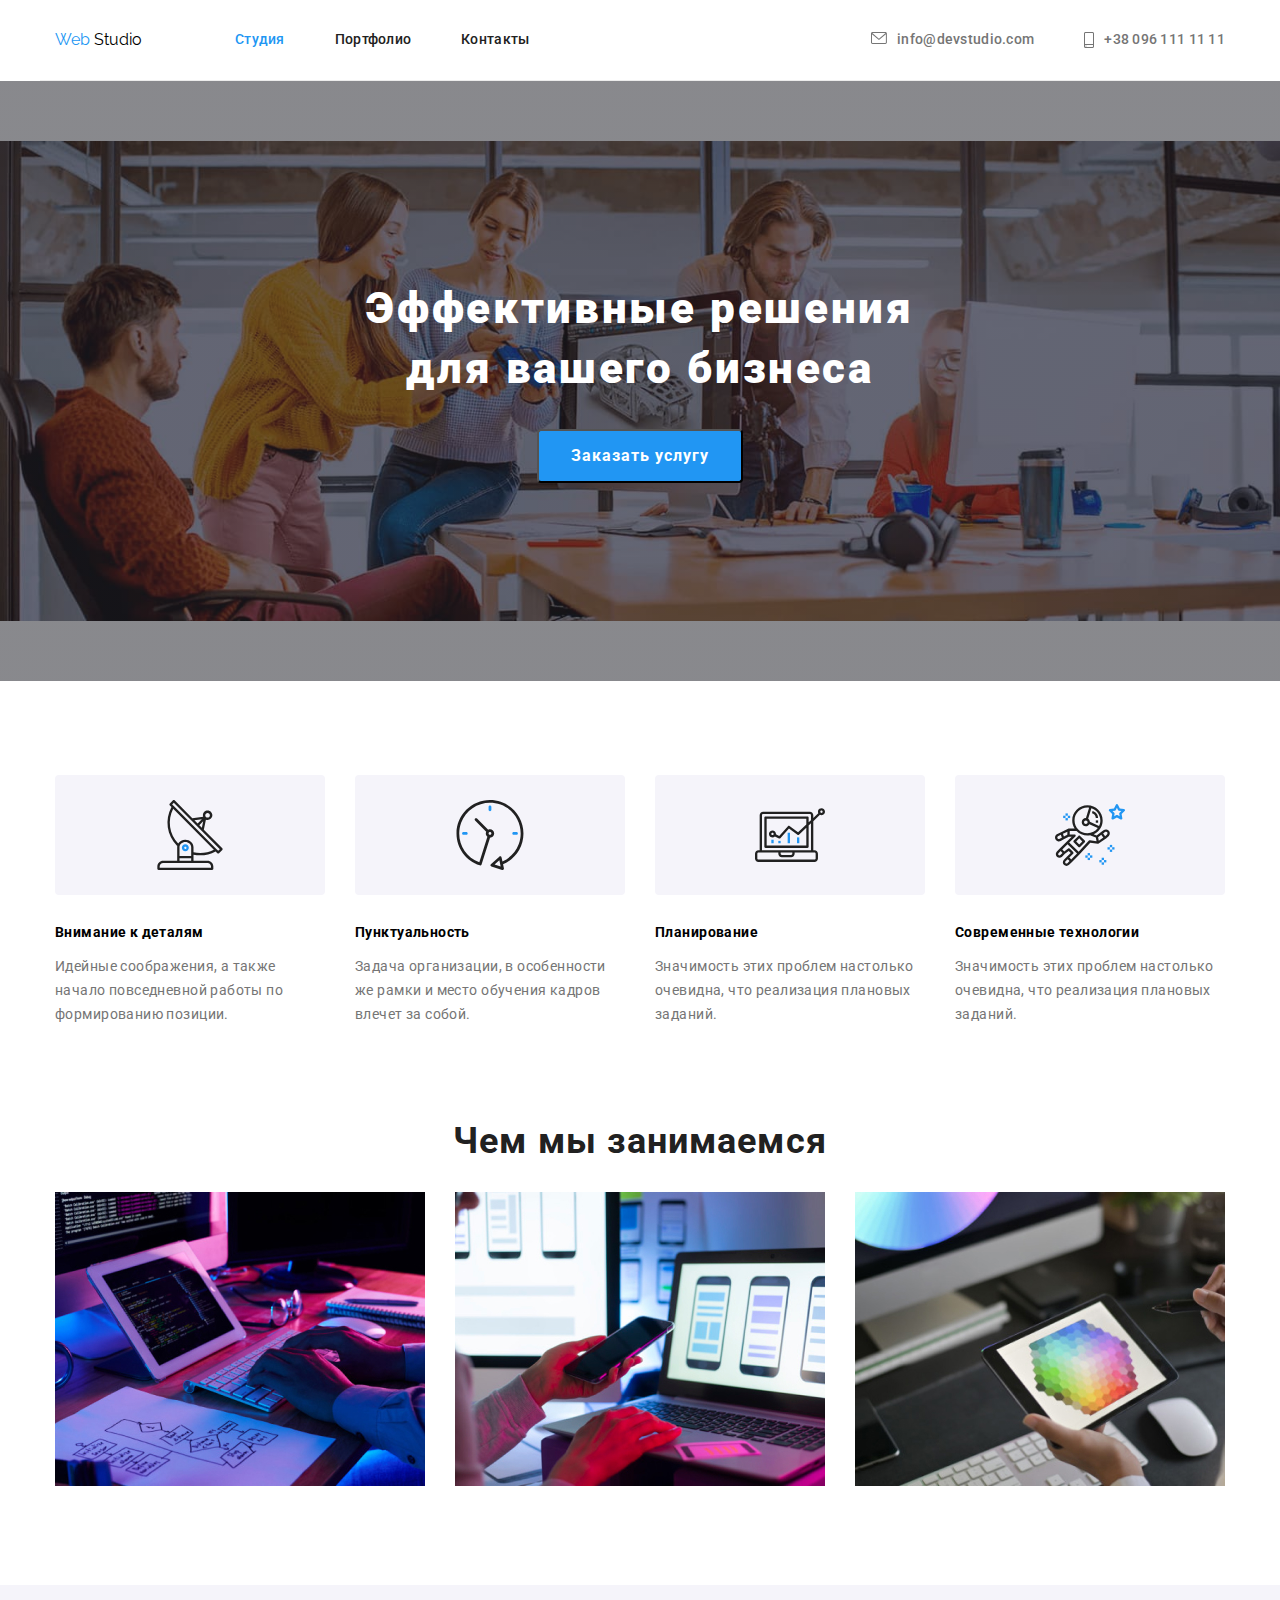
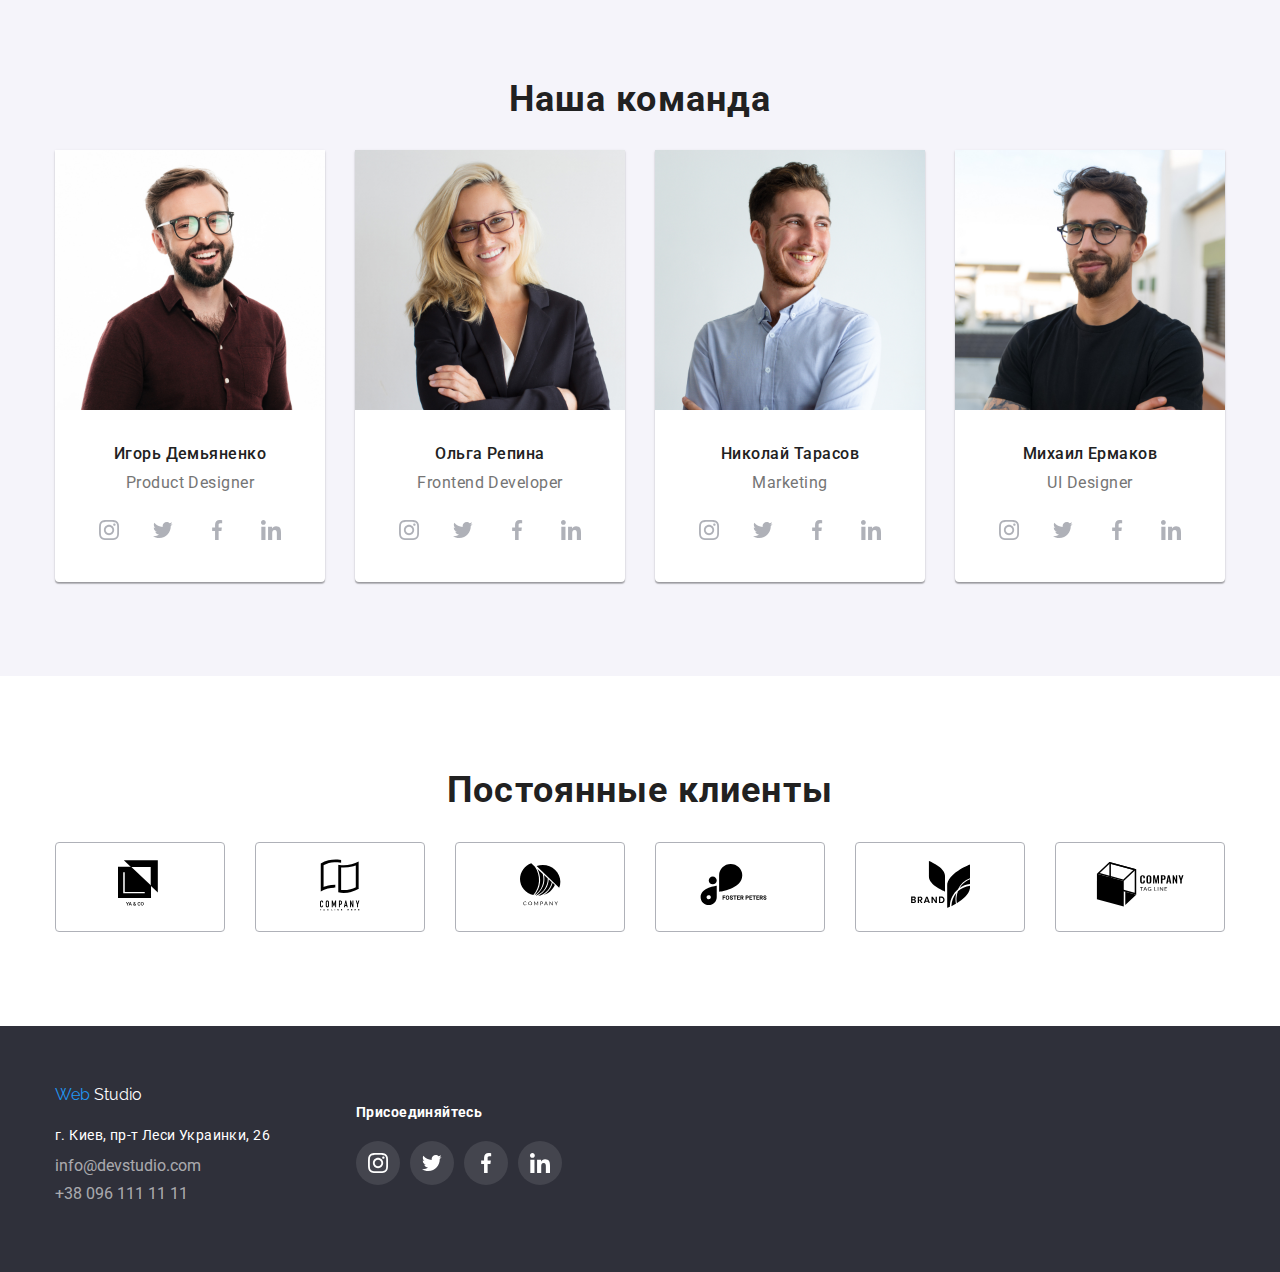
<file: index.html>
<!DOCTYPE html>
<html lang="ru">
    <head>
        <title>WebStudio</title>
        <link href="https://fonts.googleapis.com/css2?family=Raleway:wght@700&family=Roboto:wght@400;500;700;900&display=swap" rel="stylesheet">
        <link
        rel="stylesheet"
        href="https://cdnjs.cloudflare.com/ajax/libs/modern-normalize/1.0.0/modern-normalize.min.css"/>
        <link rel="stylesheet" href="./css/styles.css"/>
    </head>
    <body>
        <header>
            <nav class="container main-nav">
              <a href="./index.html"class="logo">
                <span class="logo-primary">Web</span>
                <span class="logo-black">Studio</span></a>
                <ul class="menu list" >
                 <li class="item"><a href=""class="current">Студия</a></li>
                 <li class="item"><a href="./portfolio.html">Портфолио</a></li>
                 <li class="item"><a href="">Контакты</a></li>                
               </ul>
               <ul class="info-contacts list">
                    <li class="item"><a href="mailto:info@devstudio.com"class="icon"><svg class="envelope link-icon"><use href="./images/icons/symbol-defs.svg#envelope"></use></svg>info@devstudio.com</a></li>
                    <li class="item"><a href="tel:+380961111111"class="icon-phone"><svg class="smartphone link-icon"><use href="./images/icons/symbol-defs.svg#smartphone"></use></svg>+38 096 111 11 11</a></li>
                </ul>
            </nav> 
        </header>
     <main>
            <section class="section-general">
             <div class="hero">
               <h1 class="title-white">Эффективные решения для вашего бизнеса</h1>
                <button type="button"class="button">Заказать услугу</button>
            </div>                   
            </section>         
            <section class="section">
                <div class="container">
                    <h2 class="title visually-hidden">Наши преимущества</h2>
                    <ul class="advantages list">
                        <li class="item icon-antenna">
                            <h3 class="title-advantages">Внимание к деталям</h3>
                            <p class="text-grey">Идейные соображения, а также начало повседневной работы по формированию позиции.</p>
                        </li>
                        <li class="item icon-clock">
                            <h3 class="title-advantages">Пунктуальность</h3>
                            <p class="text-grey">Задача организации, в особенности же рамки и место обучения кадров влечет за собой.</p>
                        </li>
                        <li class="item icon-diagram">
                            <h3 class="title-advantages">Планирование</h3>
                            <p class="text-grey">Значимость этих проблем настолько очевидна, что реализация плановых заданий.</p>
                        </li>
                        <li class="item icon-astronaut">
                            <h3 class="title-advantages">Современные технологии</h3>
                            <p class="text-grey">Значимость этих проблем настолько очевидна, что реализация плановых заданий.</p>
                        </li>
                    </ul>
                </div>
         </section>
         <section class="section-work">
                <div class="container">
                    <h2 class="title">Чем мы занимаемся</h2>
                    <ul class="example list">
                        <li class="item"><img src="./images/example1.jpg"alt="Пример"width="370"></li>
                        <li class="item"><img src="./images/example2.jpg"alt="Пример"width="370"></li>
                        <li class="item"><img src="./images/example3.jpg"alt="Пример"width="370"></li>               
                    </ul>
                </div>    
         </section>
          <section class="section section-team">
              <div class="container">
             <h2 class="title">Наша команда</h2>
              <ul class="team list">
                  <li class="text-team">
                      <img src="./images/team1.jpg"alt="Пример"width="270">
                     <h3 class="title-team">Игорь Демьяненко</h3>
                     <p class="profession">Product Designer</p>
                        <ul class="social list">
                            <li class="social-icons"><a class="social-icons-link" href="https://instagram.com/"target="_blank" rel="noopener noreferer"area-label="Instagram">
                                <svg class="social-icons-svg"><use href="./images/icons/symbol-defs.svg#instagram"></use></svg>
                                </a>
                            </li>
                            <li class="social-icons"><a class="social-icons-link" href="https://twitter.com/"target="_blank" rel="noopener noreferer" area-label="Twitter">
                                <svg class="social-icons-svg">
                                    <use href="./images/icons/symbol-defs.svg#twitter"></use>
                                </svg></a>
                            </li>
                            <li class="social-icons"><a class="social-icons-link" href="https://facebook.com/"target="_blank" rel="noopener noreferer" area-label="Facebook">
                                <svg class="social-icons-svg">
                                    <use href="./images/icons/symbol-defs.svg#facebook"></use>
                                </svg>
                            </a>
                            </li>
                            <li class="social-icons"><a class="social-icons-link" href="https://linkedin.com/" target="_blank"rel="noopener noreferer" area-label="Linkedin">
                                <svg class="social-icons-svg">
                                    <use href="./images/icons/symbol-defs.svg#linkedin"></use>
                                </svg></a>
                            </li>
                        </ul>
                 </li>
                 <li class="text-team">
                     <img src="./images/team2.jpg"alt="Пример"width="270">
                     <h3 class="title-team">Ольга Репина</h3>
                     <p class="profession">Frontend Developer</p>
                        <ul class="social list">
                            <li class="social-icons"><a class="social-icons-link" href="https://instagram.com/"target="_blank"rel="noopener noreferer"area-label="Instagram">
                                <svg class="social-icons-svg">
                                    <use href="./images/icons/symbol-defs.svg#instagram"></use>
                                </svg>
                            </a></li>
                            <li class="social-icons"><a class="social-icons-link" href="https://twitter.com/"target="_blank"rel="noopener noreferer"area-label="Twitter">
                                <svg class="social-icons-svg">
                                    <use href="./images/icons/symbol-defs.svg#twitter"></use>
                                </svg>
                            </a></li>
                            <li class="social-icons"><a class="social-icons-link" href="https://facebook.com/"target="_blank"rel="noopener noreferer"area-label="Facebook">
                                <svg class="social-icons-svg">
                                    <use href="./images/icons/symbol-defs.svg#facebook"></use>
                                </svg>
                            </a></li>
                            <li class="social-icons"><a class="social-icons-link" href="https://linkedin.com/"target="_blank"rel="noopener noreferer"area-label="Linkedin">
                                <svg class="social-icons-svg">
                                    <use href="./images/icons/symbol-defs.svg#linkedin"></use>
                                </svg>
                            </a></li>
                        </ul>
                 </li>
                 <li class="text-team">
                     <img src="./images/team3.jpg"alt="Пример"width="270">
                     <h3 class="title-team">Николай Тарасов</h3>
                     <p class="profession">Marketing</p>
                       <ul class="social list">
                            <li class="social-icons"><a class="social-icons-link" href="https://instagram.com/"target="_blank"rel="noopener noreferer"area-label="Instagram">
                                <svg class="social-icons-svg">
                                    <use href="./images/icons/symbol-defs.svg#instagram"></use>
                                </svg></a>
                            </li>
                            <li class="social-icons"><a class="social-icons-link" href="https://twitter.com/"target="_blank"rel="noopener noreferer"area-label="Twitter">
                                <svg class="social-icons-svg">
                                    <use href="./images/icons/symbol-defs.svg#twitter"></use>
                                </svg></a>
                            </li>
                            <li class="social-icons"><a class="social-icons-link" href="https://facebook.com/"target="_blank"rel="noopener noreferer"area-label="Facebook">
                                <svg class="social-icons-svg">
                                    <use href="./images/icons/symbol-defs.svg#facebook"></use>
                                </svg>
                            </a></li>
                            <li class="social-icons"><a class="social-icons-link" href="https://linkedin.com/"target="_blank"rel="noopener noreferer"area-label="Linkedin">
                                <svg class="social-icons-svg">
                                    <use href="./images/icons/symbol-defs.svg#linkedin"></use>
                                </svg>
                            </a></li>
                      </ul>
                 </li>
                  <li class="text-team">
                     <img src="./images/team4.jpg"alt="Пример"width="270">
                     <h3 class="title-team">Михаил Ермаков</h3>
                     <p class="profession">UI Designer</p>
                      <ul class="social list">
                            <li class="social-icons"><a class="social-icons-link" href="https://instagram.com/"target="_blank"rel="noopener noreferer"area-label="Instagram">
                                <svg class="social-icons-svg">
                                    <use href="./images/icons/symbol-defs.svg#instagram"></use>
                                </svg></a>
                            </li>
                            <li class="social-icons"><a class="social-icons-link" href="https://twitter.com/"target="_blank"rel="noopener noreferer"area-label="Twitter">
                                <svg class="social-icons-svg">
                                    <use href="./images/icons/symbol-defs.svg#twitter"></use>
                                </svg>
                            </a></li>
                            <li class="social-icons"><a class="social-icons-link" href="https://facebook.com/"target="_blank"rel="noopener noreferer"area-label="Facebook">
                                <svg class="social-icons-svg">
                                    <use href="./images/icons/symbol-defs.svg#facebook"></use></svg>
                            </a></li>
                            <li class="social-icons"><a class="social-icons-link" href="https://linkedin.com/"target="_blank"rel="noopener noreferer"area-label="Linkedin">
                                <svg  class="social-icons-svg">
                                    <use href="./images/icons/symbol-defs.svg#linkedin"></use>
                                </svg>
                            </a></li>
                      </ul>
                 </li>
              </ul>
            </div>       
          </section>
          <section class="section">
            <div class="container">
                <h2 class="title">Постоянные клиенты</h2>
                <ul class="client list">
                    <li class="item"><a class="client-link" href="">
                        <svg class="client-logo1 link-svg"><use href="./images/icons/symbol-defs.svg#logo1"></use></svg></a></li>
                    <li class="item"><a class="client-link" href="">
                        <svg class="client-logo2 link-svg"><use href="./images/icons/symbol-defs.svg#logo2"></use></svg></a></li>
                    <li class="item"><a class="client-link" href="">
                        <svg class="client-logo3 link-svg" ><use href="./images/icons/symbol-defs.svg#logo3"></use></svg></a></li>
                    <li class="item"><a class="client-link" href="">
                        <svg class="client-logo4 link-svg"><use href="./images/icons/symbol-defs.svg#logo4"></use></svg>
                    </a></li>
                    <li class="item"><a class="client-link" href="">
                        <svg class="client-logo5 link-svg"><use href="./images/icons/symbol-defs.svg#logo5"></use></svg></a></li>
                    <li class="item"><a class="client-link" href="">
                        <svg class="client-logo6 link-svg" ><use href="./images/icons/symbol-defs.svg#logo6"></use></svg></a></li>              
                </ul>
            </div>    
     </section>
     </main>
     <footer class="footer-black">
         <div class="container">
             <a href="./index.html"class="logo">
                <span class="logo-primary">Web</span>
                <span class="logo-white">Studio</span>
             </a>
                <div class="footer-connect">
                    <address class="address-contacts">
                        <p class="address">г. Киев, пр-т Леси Украинки, 26</p>
                        <ul class="contacts list">
                            <li><a href="mailto:info@devstudio.com">info@devstudio.com</a></li>
                            <li><a href="tel:+380961111111">+38 096 111 11 11</a></li>
                        </ul>
                    </address>
                        <div class="connect">
                            <span class="social-connect">Присоединяйтесь</span>
                            <ul class="social list">
                                <li class="footer-icons">
                                    <a class="footer-icons-link" href=""target="_blank"rel="noopener noreferer"area-label="Instagram">
                                    <svg class="footer-icons-svg">
                                        <use href="./images/icons/symbol-defs.svg#instagram"></use>
                                    </svg></a>
                                </li>
                                <li class="footer-icons">
                                    <a class="footer-icons-link" href=""target="_blank"rel="noopener noreferer"area-label="Twitter">
                                    <svg class="footer-icons-svg">
                                        <use href="./images/icons/symbol-defs.svg#twitter"></use>
                                    </svg></a>
                                </li>
                                <li class="footer-icons">
                                    <a class="footer-icons-link" href=""target="_blank"rel="noopener noreferer"area-label="Facebook">
                                    <svg class="footer-icons-svg">
                                        <use href="./images/icons/symbol-defs.svg#facebook"></use>
                                    </svg></a>
                                </li>
                                <li class="footer-icons">
                                    <a class="footer-icons-link" href=""target="_blank"rel="noopener noreferer"area-label="Linkedin">
                                    <svg class="footer-icons-svg"><use href="./images/icons/symbol-defs.svg#linkedin"></use>
                                    </svg></a>
                                </li>
                            </ul>
                        </div>
                </div>
          </div>
     </footer>
 </body>
</html>
</file>
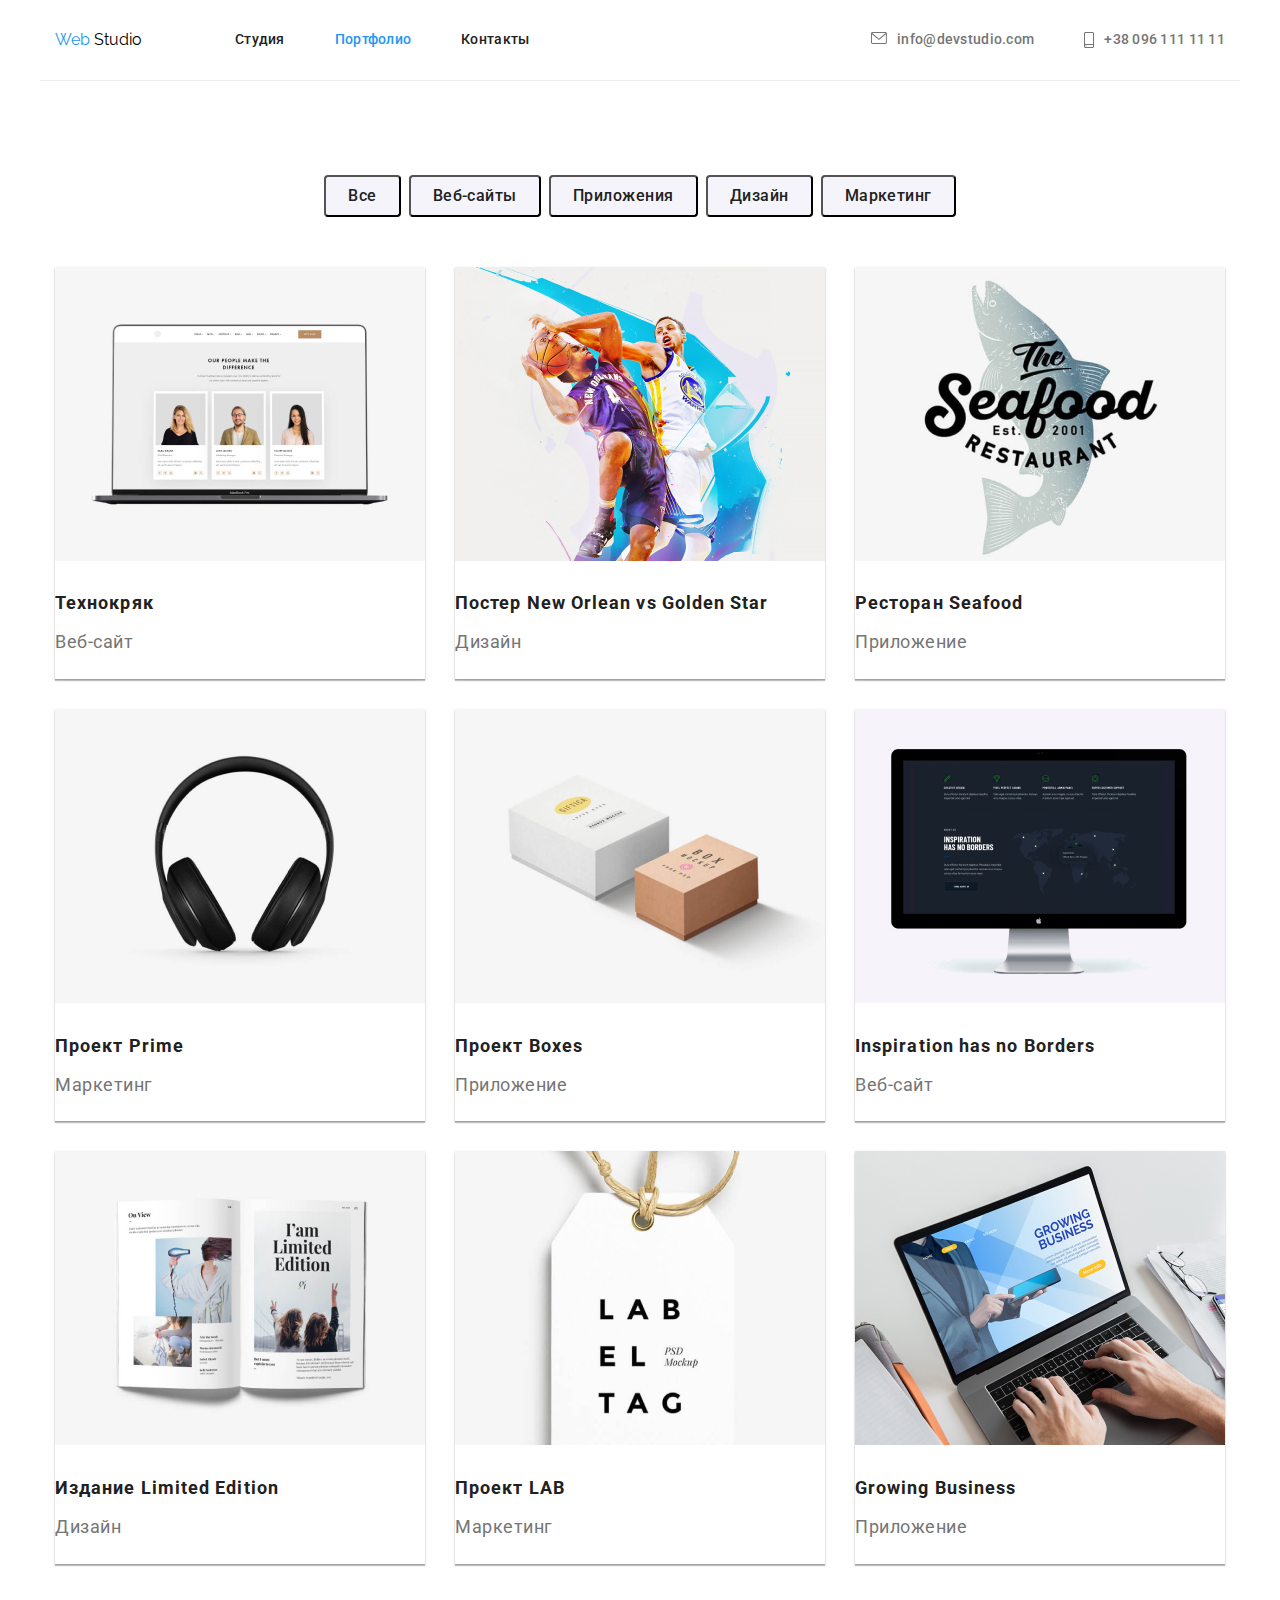
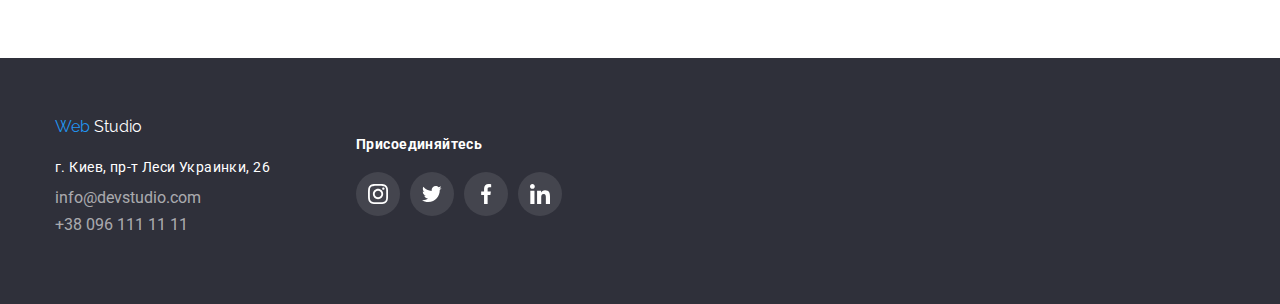
<file: portfolio.html>
<!DOCTYPE html>
<html lang="ru">
    <head>
        <title>WebStudio</title>
        <link href="https://fonts.googleapis.com/css2?family=Raleway:wght@700&family=Roboto:wght@400;500;700;900&display=swap" rel="stylesheet">
        <link
        rel="stylesheet"
        href="https://cdnjs.cloudflare.com/ajax/libs/modern-normalize/1.0.0/modern-normalize.min.css"/>
        <link rel="stylesheet" href="./css/styles.css"/>
    </head>
    <body>
        <header>
            <nav class="container main-nav">
              <a href="./index.html"class="logo">
                <span class="logo-primary">Web</span>
                <span class="logo-black">Studio</span>
              </a>
               <ul class="menu list">
                 <li class="item"><a href="./index.html">Студия</a></li>
                 <li class="item"><a href=""class="current">Портфолио</a></li>
                 <li class="item"><a href="">Контакты</a></li>                
               </ul>
               <ul class="info-contacts list">
                 <li class="item"><a href="mailto:info@devstudio.com"class="icon"><svg class="envelope link-icon"><use href="./images/icons/symbol-defs.svg#envelope"></use></svg>info@devstudio.com</a></li>
                 <li class="item"><a href="tel:+380961111111"class="icon-phone"><svg class="smartphone link-icon"><use href="./images/icons/symbol-defs.svg#smartphone"></use></svg>+38 096 111 11 11</a></li>
            </ul>
        </nav> 
        </header>
       <main>
              <div>
                  <section class="section">
                      <div class="container">
                          <h1 class="title-service visually-hidden">Сервис</h1>
                          <ul class="service list">
                                <li class="item"><button type="button"class="button-primary">Все</button></li>
                                <li class="item"><button type="button"class="button-primary">Веб-сайты</button></li>
                                <li class="item"><button type="button"class="button-primary">Приложения</button></li>
                                <li class="item"><button type="button"class="button-primary">Дизайн</button></li>
                                <li class="item"><button type="button"class="button-primary">Маркетинг</button></li>              
                            </ul>
                          <ul class=" service-examples list">
                            <li class="item">
                              <img src="./images/technokrak.jpg"alt="Технокряк"width="370">
                              <h2 class="title-primary">Технокряк</h2>
                              <p class="text-service">Веб-сайт</p>
                            </li>
                            <li class="item">
                              <img src="./images/poster.jpg"alt="Постер"width="370">
                              <h2 class="title-primary">Постер New Orlean vs Golden Star</h2>
                              <p class="text-service">Дизайн</p>
                            </li>
                            <li class="item">
                              <img src="./images/restourant.jpg"alt="Ресторан"width="370">
                              <h2 class="title-primary">Ресторан Seafood</h2>
                              <p class="text-service">Приложение</p>
                            </li>
                            <li class="item">
                              <img src="./images/project1.jpg"alt="Проект"width="370">
                              <h2 class="title-primary">Проект Prime</h2>
                              <p class="text-service">Маркетинг</p>
                            </li>
                            <li class="item">
                              <img src="./images/project2.jpg"alt="Проект"width="370">
                              <h2 class="title-primary">Проект Boxes</h2>
                              <p class="text-service">Приложение</p>
                            </li>
                            <li class="item">
                              <img src="./images/inspiration.jpg"alt="Вдохновение"width="370">
                              <h2 class="title-primary">Inspiration has no Borders</h2>
                              <p class="text-service">Веб-сайт</p>
                            </li>
                            <li class="item">
                              <img src="./images/isdanie.jpg"alt="Издание"width="370">
                              <h2 class="title-primary">Издание Limited Edition</h2>
                              <p class="text-service">Дизайн</p>
                            </li>
                            <li class="item">
                              <img src="./images/project3.jpg"alt="Проект"width="370">
                              <h2 class="title-primary">Проект LAB</h2>
                              <p class="text-service">Маркетинг</p>
                            </li>
                            <li class="item">
                              <img src="./images/growing.jpg"alt="Рост бизнеса"width="370">
                              <h2 class="title-primary">Growing Business</h2>
                              <p class="text-service">Приложение</p>
                            </li>
                          </ul>
                        </div>
                  </section>
              </div>
        </main>
        <footer class="footer-black">
            <div class="container">
                <a href="./index.html"class="logo">
                <span class="logo-primary">Web</span>
                <span class="logo-white">Studio</span></a>
                <div class="footer-connect">
                    <address class="address-contacts">
                        <p class="address">г. Киев, пр-т Леси Украинки, 26</p>
                        <ul class="contacts list">
                            <li><a href="mailto:info@devstudio.com">info@devstudio.com</a></li>
                            <li><a href="tel:+380961111111">+38 096 111 11 11</a></li>
                        </ul>
                    </address>
                    <div class="connect">
                      <span class="social-connect">Присоединяйтесь</span>
                      <ul class="social list">
                          <li class="footer-icons">
                              <a class="footer-icons-link" href=""target="_blank"rel="noopener noreferer"area-label="Instagram">
                              <svg class="footer-icons-svg">
                                  <use href="./images/icons/symbol-defs.svg#instagram"></use>
                              </svg></a>
                          </li>
                          <li class="footer-icons">
                              <a class="footer-icons-link" href=""target="_blank"rel="noopener noreferer"area-label="Twitter">
                              <svg class="footer-icons-svg">
                                  <use href="./images/icons/symbol-defs.svg#twitter"></use>
                              </svg></a>
                          </li>
                          <li class="footer-icons">
                              <a class="footer-icons-link" href=""target="_blank"rel="noopener noreferer"area-label="Facebook">
                              <svg class="footer-icons-svg">
                                  <use href="./images/icons/symbol-defs.svg#facebook"></use>
                              </svg></a>
                          </li>
                          <li class="footer-icons">
                              <a class="footer-icons-link" href=""target="_blank"rel="noopener noreferer"area-label="Linkedin">
                              <svg class="footer-icons-svg"><use href="./images/icons/symbol-defs.svg#linkedin"></use>
                              </svg></a>
                          </li>
                      </ul>
                  </div>  
                </div> 
             </div>
        </footer>
</body>
</html>
</file>
<file: css/styles.css>
html {
    box-sizing: border-box;
}
*,
*::before
*::after{
    box-sizing:inherit;
}
:root {
    --primary-text-color:#FFFFFF;
    --title-text-color:#212121;
    --secondary-text-color:#757575;
    --accent-color:#2196F3;
}
body {
    font-family:'Roboto', sans-serif;
    }
.list {
    margin: 0;
    padding: 0;
    list-style:none;
}
.main-nav {
    display: flex;
    align-items: center;
    border-bottom: 1px solid;
    border-color: #ECECEC;
    }
.logo {
    font-family:'Raleway', sans-serif;
    color: var(--accent-color);
    text-decoration:none;
    }
.logo-primary {
    color: var(--accent-color);
}
.logo-black {
    color: #000000;
    }
.logo-white {
    color: var(--primary-text-color);
    }
.menu {
    display:flex;
    margin-left: 93px;
   }
.menu .item:not(:last-child) {
    margin-right: 50px;
}
.menu a {
    display:block;
    padding-top:32px;
    padding-bottom: 32px;
    font-weight:500;
    font-size:14px;
    line-height:1.14;
    text-decoration:none;
    letter-spacing: 0.02em;
    color: var(--title-text-color);
}
.menu a:hover,
.menu a:focus {
    color: var(--accent-color);
}
.menu a.current {
    color: var(--accent-color);
}
.info-contacts {
    display: flex;
    margin-left: auto;
    }
.info-contacts .item:not(:last-child) {
    margin-right: 50px;
}
.info-contacts a {
    display:inline-flex;
    padding-top:32px;
    padding-bottom: 32px;
    font-weight:500;
    font-size:14px;
    line-height:1.14;
    text-decoration:none;
    letter-spacing: 0.02em;
    color: var(--secondary-text-color); 
}
.envelope {
    width: 16px;
    height: 12px;
    fill: #757575;
    margin-right: 10px;
}
.smartphone {
    width: 10px;
    height: 16px;
    fill: #757575;
    margin-right: 10px;
}
/*.icon::before {
    display:inline-flex;
    content: "";
    width:16px;
    height: 12px;
    margin-right: 10px;
    background-image: url("../images/envelope.png");
    color: var(--secondary-text-color);

}
.icon-phone::before {
    display:inline-flex;
    content: "";
    width:10px;
    height: 16px;
    margin-right: 10px;
    background-image: url("../images/phone.png");
    color: var(--secondary-text-color);
}*/
.section-general {
    max-width: 1600px;
    height: 600px;
    margin-left: auto;
    margin-right: auto;
    background-color: #c4c4c4;
    background-image:linear-gradient( to right, rgba(47,48,58,0.4), rgba(47,48,58,0.4)), url(../images/hero2.jpg);
    background-position: center;
    background-size: contain;
    background-repeat: no-repeat;
    text-align: center;
    
    display: flex;
    justify-content:center;
    align-items: center;
}
.hero {    
    max-width: 696px;
    padding-left: 50px;
    padding-right: 50px;
}
.title-white {
    display: block;
    margin-top: 0;
    margin-bottom: 30;
    font-weight: 900;
    font-size:44px;
    line-height: 1.36;
    text-align: center;
    letter-spacing: 0.06em;
    color: var(--primary-text-color);
}
.button {
    display: inline-block;
    padding: 10px 32px;
    border-radius: 4px;
    min-width: 200px;
    font-weight:700;
    font-size: 16px;
    line-height: 1.88;
    letter-spacing: 0.06em;
    color: var(--primary-text-color);
    background-color: var(--accent-color);
    }
.container {
    padding-left: 15px;
    padding-right: 15px;
    width: 1200px;
    margin-left: auto;
    margin-right: auto;
}
.visually-hidden {
    position: absolute !important;
    clip: rect(1px 1px 1px 1px);
    clip: rect(1px, 1px, 1px, 1px);
    padding: 0 !important;
    border: 0 !important;
    height: 1px !important;
    width: 1px !important;
    overflow: hidden;
  }
.advantages  {
    display: flex;
}
.advantages .item {
    min-width: 270px;
}
.advantages .item:not(:last-child) {
    margin-right: 30px;
}
.advantages .item::before {
    content:"";
    display: block;
    height: 120px;
}
.icon-antenna::before {
    background-image: url("../images/antenna.svg");
}
.icon-clock::before {
    background-image: url("../images/clock.svg");
}
.icon-diagram::before {
    background-image: url("../images/diagram.svg");
}
.icon-astronaut::before {
    background-image: url("../images/astronaut.svg");
}
.section-work {
    padding-top: 0;
    padding-bottom: 94px;
}
.example {
    display: flex;
}
.example .item:not(:last-child) {
    margin-right: 30px;
}
.contacts a {
    font-style:normal;
    text-decoration:none;
    color: rgba(255,255,255,0.6);
}
.contacts li {
    margin-bottom: 9px;
}
.info-contacts a:hover .link-icon,
.info-contacts a:focus .link-icon {
    fill: var(--accent-color);
}
.info-contacts a:hover {
    color: var(--accent-color);
}

.contacts a:hover {
    color: var(--accent-color);
}
.text-grey {
    margin-top: 10;
    margin-bottom: 0;
    font-size: 14px;
    line-height: 1.71;
    letter-spacing: 0.03em;
    color: var(--secondary-text-color);
}
.title-advantages {
    margin-top: 30px;
    margin-bottom: 0;
    font-weight:700;
    font-size: 14px;
    line-height: 1.14;
    letter-spacing: 0.03em;   
}
.footer-black {
    padding-top: 60px;
    padding-bottom: 60px;
    background-color:#2F303A;
}
.address {
    margin-top: 20px;
    margin-bottom: 9px;
    font-style:normal;
    font-size: 14px;
    line-height: 1.71;
    letter-spacing: 0.03em; 
    color: var(--primary-text-color);
}
.address-contacts {
    display: block;
    width: 231px;
}
.footer-connect {
    display: flex;
}
.connect {
    display: block;
    margin-left: 70px;
    margin-right: auto;
    min-width: 206px;
    height: 80px;
}
.social-connect {
    display: block;
    margin-bottom: 20px;
    font-style:normal;
    font-weight:700;
    font-size: 14px;
    line-height: 1.17;
    letter-spacing: 0.03em; 
    color: var(--primary-text-color);
}
.section-team {
    background-color:#F5F4FA;
}
.team {
    display:flex;
}
.team .text-team:not(:last-child) {
    margin-right: 30px;
}
.text-team {
    padding-bottom: 30px;
    background-color: var(--primary-text-color);
    border-radius: 0px 0px 4px 4px;
    box-shadow: 0px 1px 3px rgba(0,0,0,0.12), 0px 1px 1px rgba(0,0,0,0.14), 0px 2px 1px rgba(0,0,0,0.2);
}
.text-team:hover {
    box-shadow: 0px 1px 3px var(--accent-color), 0px 1px 1px var(--accent-color), 0px 2px 1px var(--accent-color);
}
.title {    
    margin-top: 0;
    margin-bottom: 50;
    font-weight:700;
    font-size: 36px;
    line-height: 1.16;
    letter-spacing: 0.03em;
    text-align: center;
    color: var(--title-text-color);
}
.title-team {
    margin-top: 30px;
    margin-bottom: 10px;
    font-weight:500;
    font-size: 16px;
    line-height: 1.17;
    letter-spacing: 0.03em;
    text-align: center;
    color: var(--title-text-color);
}
.profession {
    margin-top: 0px;
    margin-bottom: 16px;
    font-size: 16px;
    line-height: 1.18;
    text-align: center;
    letter-spacing: 0.03em;
    color: var(--secondary-text-color);
}
.social {
    display: flex;
    justify-content: center;
}
.social-icons:not(:last-child) {
    margin-right: 10px;
}
.social-icons-svg {
    width: 20px;
    height: 20px;
    fill: #AFB1B8;
}
.social-icons-link {
    width:44px;
    height: 44px;
    display: flex;
    justify-content: center;
    align-items: center;
    background-color: var(--primary-text-color);
    border-radius: 50%;
}
.social-icons-link:hover .social-icons-svg,
.social-icons-link:focus .social-icons-svg {
    fill: #FFFFFF;
}
.social-icons-link:hover {
    background-color: var(--accent-color) ;
}
.footer-icons-svg {
    width: 20px;
    height: 20px;
    fill: var(--primary-text-color);
}
.footer-icons:not(:last-child) {
    margin-right: 10px;
}
.footer-icons-link {
    width:44px;
    height: 44px;
    display: flex;
    justify-content: center;
    align-items: center;
    background-color: rgba(255,255,255,0.1);
    border-radius: 50%;
}
.footer-icons-link:hover .footer-icons-svg,
.footer-icons-link:focus .footer-icons-svg {
    fill: #FFFFFF;
}
.footer-icons-link:hover {
    background-color: var(--accent-color);
}
.client {
    display: flex;
}
.client .item {
    display: flex;
    justify-content: center;
    align-items: center;
    min-width: 170px;
    height:90px;
    border: 1px solid;
    border-radius: 4px;
    border-color: #AFB1B8;
}
.client .item:not(:last-child) {
    margin-right: 30px;
}
.client-logo1 {
    width: 44px;
    height: 49px;
}
.client-logo2 {
    width: 40px;
    height: 52px;
}
.client-logo3 {
    width: 41px;
    height: 43px;
}
.client-logo4 {
    width: 80px;
    height: 42px;
}
.client-logo5 {
    width: 59px;
    height: 47px;
}
.client-logo6 {
    width: 89px;
    height: 45px;
}
.client-link:hover .link-svg,
.client-link:focus .link-svg {
    fill: var(--accent-color);
}
.footer-icon-link {
    width:44px;
    height: 44px;
    display: flex;
    justify-content: center;
    align-items: center;
}
.footer-icon:not(:last-child) {
    margin-right: 10px;
}

/*Портфолио*/
.button-primary {
    padding: 6px 22px;
    border-radius: 4px;
    font-weight:500;
    font-size: 16px;
    line-height: 1.62;
    letter-spacing: 0.03em;
    text-align: center;
    color: #212121;
    background-color:#F5F4FA;
}
.button-primary:hover {
    color: var(--primary-text-color);
    background-color: var(--accent-color);
}
.title-service {
    margin-top: 0;
    margin-bottom: 50px;
    font-weight:700;
    font-size: 36px;
    line-height: 1.16;
    letter-spacing: 0.03em;
    text-align: center;
    color: var(--title-text-color);
}
.title-primary {
    margin-top: 20px;
    margin-bottom: 4px;
    font-weight:700;
    font-size: 18px;
    line-height: 2;
    letter-spacing: 0.06em;
    color: var(--title-text-color);   
}
.text-service {
    margin-top: 0;
    margin-bottom: 20px;
    font-weight:400;
    font-size: 18px;
    line-height: 1.88;
    letter-spacing: 0.03em;
    color: var(--secondary-text-color);   
}
.section {
    padding-top: 94px;
    padding-bottom: 94px;
    }
.service {
    display:flex;
    margin-bottom: 50px;
    justify-content: center;
   }
.service .item {
    margin-right: 8px;
}
.service .item:last-child {
    margin-right: 0;
}
.service-examples {
    display:flex;
    flex-wrap: wrap;
}
.service-examples .item {
    margin-right: 30px;
    margin-bottom: 30px;
    box-shadow: 0px 1px 3px rgba(0,0,0,0.12), 0px 1px 1px rgba(0,0,0,0.14), 0px 2px 1px rgba(0,0,0,0.2);
}
.service-examples .item:hover {
    box-shadow: 0px 1px 3px var(--accent-color), 0px 1px 1px var(--accent-color), 0px 2px 1px var(--accent-color);
}
.service-examples .item:nth-child(3n) {
    margin-right: 0;
}
.service-examples .item:nth-last-child(-n+3) {
    margin-bottom: 0px;
}
</file>
